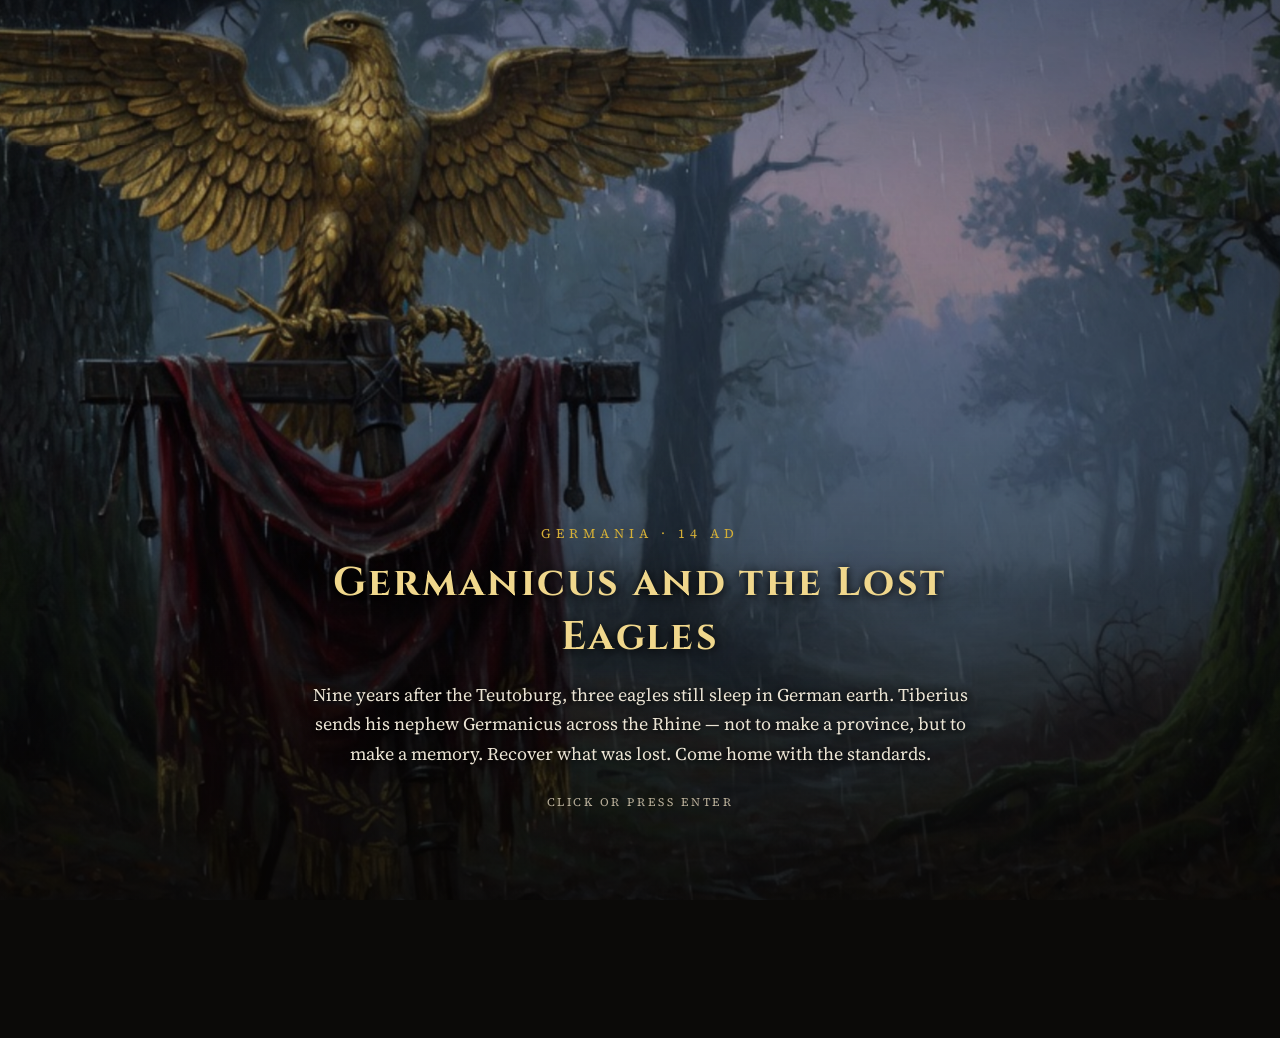
<file: index.html>
<!DOCTYPE html>
<html lang="en">
<head>
  <meta charset="UTF-8" />
  <meta name="viewport" content="width=device-width, initial-scale=1" />
  <title>Aquila — Germanicus and the Lost Eagles</title>
  <link rel="icon" href="assets/ui/icon-32.png" type="image/png" sizes="32x32" />
  <link rel="icon" href="assets/ui/icon-16.png" type="image/png" sizes="16x16" />
  <link rel="icon" href="assets/ui/aquila.ico" sizes="any" />
  <link rel="apple-touch-icon" href="assets/ui/icon-256.png" />
  <link rel="stylesheet" href="css/styles.css" />
</head>
<body>
  <div id="app">
    <section id="screen-intro" class="screen">
      <div class="intro-art"></div>
      <div class="intro-vignette"></div>
      <div class="intro-copy">
        <div class="kicker" id="intro-kicker">Germania · 14 AD</div>
        <h2 id="intro-title"></h2>
        <p id="intro-text"></p>
        <div class="intro-skip">Click or press Enter</div>
      </div>
    </section>

    <section id="screen-title" class="screen">
      <div class="title-art"></div>
      <div class="title-vignette"></div>
      <button class="ghost compact title-mute" id="btn-mute-title" type="button">Sound on</button>
      <div class="veil">
        <div class="title-card plate">
          <img class="emblem" src="assets/ui/emblem.png" alt="" />
          <div class="kicker">Germanicus and the Lost Eagles</div>
          <h1 class="mast">AQUILA</h1>
          <p class="sub">The eagles of Varus still sleep in German earth. Take the Rhine army into the timber and bring one home.</p>
          <div class="actions">
            <button class="gold" id="btn-new">New campaign</button>
            <button class="ghost" id="btn-continue" hidden>Continue</button>
            <button class="ghost" id="btn-resume" hidden>Resume battle</button>
            <button class="ghost" id="btn-skirmish">Skirmish</button>
          </div>
        </div>
      </div>
    </section>

    <section id="screen-setup" class="screen">
      <div class="frame">
        <div class="frame-art setup-art framed-art"></div>
        <div class="frame-copy plate">
          <div class="year">Orders of battle</div>
          <h2 class="mast" id="setup-title">New campaign</h2>
          <p class="lede" id="setup-lede">Choose how hard the timber will be.</p>
          <div id="setup-diffs" class="choice-row"></div>
          <div id="setup-factions" class="choice-row" hidden></div>
          <div class="actions">
            <button class="gold" id="btn-setup-go">Begin</button>
            <button class="ghost" id="btn-setup-back">Title</button>
          </div>
        </div>
      </div>
    </section>

    <section id="screen-prologue" class="screen">
      <div class="frame">
        <div class="frame-art prologue-art framed-art"></div>
        <div class="frame-copy plate">
          <div class="year" id="prologue-year">Germania · 14 AD</div>
          <h2 class="mast" id="prologue-title">Aquila</h2>
          <div class="cinzel" id="prologue-sub"></div>
          <p class="lede" id="prologue-text"></p>
          <div class="actions">
            <button class="gold" id="btn-prologue-go">March</button>
          </div>
        </div>
      </div>
    </section>

    <section id="screen-skirmish" class="screen">
      <div class="menu-bg"></div>
      <div class="frame frame-full">
        <div class="frame-copy plate shop-copy">
          <div class="year">Skirmish</div>
          <h2 class="mast">Pick a field</h2>
          <p class="lede">Fight any battle as Rome or as the tribes. Core army is not used — only the field and the eagles on it.</p>
          <div id="skirmish-list" class="skirmish-list"></div>
          <div class="actions">
            <button class="ghost" id="btn-skirmish-back">Title</button>
          </div>
        </div>
      </div>
    </section>

    <section id="screen-briefing" class="screen">
      <div class="frame">
        <div id="briefing-art" class="frame-art framed-art"></div>
        <div class="frame-copy plate">
          <div class="year" id="briefing-year"></div>
          <h2 class="mast" id="briefing-title"></h2>
          <div class="cinzel" id="briefing-sub"></div>
          <p class="lede" id="briefing-text"></p>
          <div class="meta-row"><span>Honors <b id="briefing-honors">0</b></span></div>
          <h3 class="cinzel">Orders</h3>
          <ul id="briefing-objs"></ul>
          <h3 class="cinzel">Counsel</h3>
          <ul id="briefing-hints"></ul>
          <div class="actions">
            <button class="gold" id="btn-deploy">Deploy</button>
            <button class="ghost" id="btn-brief-back">Camp</button>
          </div>
        </div>
      </div>
    </section>

    <section id="screen-battle" class="screen">
      <canvas id="map"></canvas>

      <header id="hud-top" class="hud-chrome">
        <div class="brand">
          <img src="assets/ui/emblem.png" alt="" />
          <div>
            <div class="brand-name">AQUILA</div>
            <div class="brand-field" id="hud-field"></div>
          </div>
        </div>
        <div class="hud-stats">
          <div class="chip"><span id="hud-turn-label">Turn</span><b id="hud-turn">1</b></div>
          <div class="chip"><span>Sky</span><b id="hud-weather">Fair</b></div>
          <div class="chip"><span>Honors</span><b id="hud-honors">0</b></div>
          <div class="chip chip-phase" id="hud-phase" data-phase="player">Your move</div>
        </div>
        <div class="hud-tools">
          <button class="ghost compact" id="btn-mute" type="button">Sound on</button>
          <button class="ghost compact" id="btn-save" type="button">Save</button>
        </div>
      </header>

      <aside id="hud-left">
        <div class="panel" id="hud-orders">
          <h3>Orders</h3>
          <ul id="hud-objs"></ul>
        </div>
      </aside>

      <aside id="hud-right">
        <div class="panel" id="deploy-panel" hidden>
          <h3>Levy</h3>
          <p class="deploy-hint" id="deploy-hint">Gold hexes are your deployment. Spend honors to raise a cohort, then click an empty gold hex.</p>
          <div id="deploy-cat"></div>
        </div>
        <div class="panel" id="hud-log-panel">
          <h3>Dispatches</h3>
          <div id="hud-log"></div>
        </div>
      </aside>

      <footer id="hud-bottom" class="hud-chrome">
        <div id="portrait-card" class="empty"></div>
        <div id="hud-unit-acts" class="pcard-acts"></div>
        <div class="hud-end">
          <div class="hud-acts">
            <button class="ghost compact" id="btn-next-unit">Next (N)</button>
            <button class="ghost compact" id="btn-wait">Hold (Space)</button>
            <button class="ghost compact" id="btn-undo">Undo (U)</button>
          </div>
          <button class="gold" id="btn-end">End turn</button>
        </div>
      </footer>

      <div id="hextip"></div>
      <div id="combat-preview"></div>
    </section>

    <section id="screen-aar" class="screen">
      <div class="frame">
        <div id="aar-art" class="frame-art framed-art"></div>
        <div class="frame-copy plate">
          <div class="year">After-action</div>
          <h2 class="mast" id="aar-kind">Victory</h2>
          <p class="lede" id="aar-text"></p>
          <div class="meta-row"><span id="aar-honors"></span></div>
          <div id="aar-cas"></div>
          <div class="actions">
            <button class="gold" id="aar-next">Continue</button>
          </div>
        </div>
      </div>
    </section>

    <section id="screen-campaign" class="screen">
      <div id="campaign-stage">
        <div id="campaign-map">
          <img id="campaign-art" src="assets/campaign/germania.png" alt="" />
          <svg id="campaign-spine" viewBox="0 0 100 100" preserveAspectRatio="none"></svg>
          <div id="campaign-nodes"></div>
        </div>
      </div>
      <aside id="campaign-dock" class="plate">
        <div class="year">Winter quarters</div>
        <h2 class="mast camp-mast">The Rhine camp</h2>
        <div class="meta-row">
          <span>Honors <b id="camp-honors">0</b></span>
          <span>Core <b id="camp-slots">0 / 14</b></span>
        </div>
        <p class="camp-next" id="camp-next"></p>
        <p class="lede" id="camp-hist"></p>
        <h3 class="cinzel">Core</h3>
        <div id="camp-roster"></div>
        <div id="camp-detail"></div>
        <h3 class="cinzel">Levy</h3>
        <div id="camp-cat"></div>
        <div class="actions">
          <button class="gold" id="btn-camp-march">March</button>
          <button class="ghost" id="btn-camp-title">Title</button>
        </div>
      </aside>
    </section>

    <section id="screen-shop" class="screen">
      <div class="menu-bg"></div>
      <div class="frame frame-full">
        <div class="frame-copy plate shop-copy">
          <div class="year">Winter quarters</div>
          <h2 class="mast">The Rhine camp</h2>
          <div class="meta-row">
            <span>Honors <b id="shop-honors">0</b></span>
            <span>Core slots <b id="shop-slots">0 / 12</b></span>
            <span id="shop-next"></span>
          </div>
          <div id="shop-grid">
            <div>
              <h3 class="cinzel">Your core</h3>
              <div id="shop-roster"></div>
            </div>
            <div>
              <h3 class="cinzel">Hire</h3>
              <div id="shop-cat"></div>
            </div>
          </div>
          <div class="actions">
            <button class="gold" id="btn-next-mission">March</button>
            <button class="ghost" id="btn-shop-title">Title</button>
          </div>
        </div>
      </div>
    </section>

    <section id="screen-ending" class="screen">
      <div class="ending-art"></div>
      <div class="veil">
        <div class="ending-card plate">
          <div class="kicker">Roma · 16 AD</div>
          <h2 class="mast">The eagles</h2>
          <p id="ending-text"></p>
          <button class="gold" id="btn-end-title">Return</button>
        </div>
      </div>
    </section>
  </div>
  <script type="module" src="js/main.js"></script>
</body>
</html>
</file>
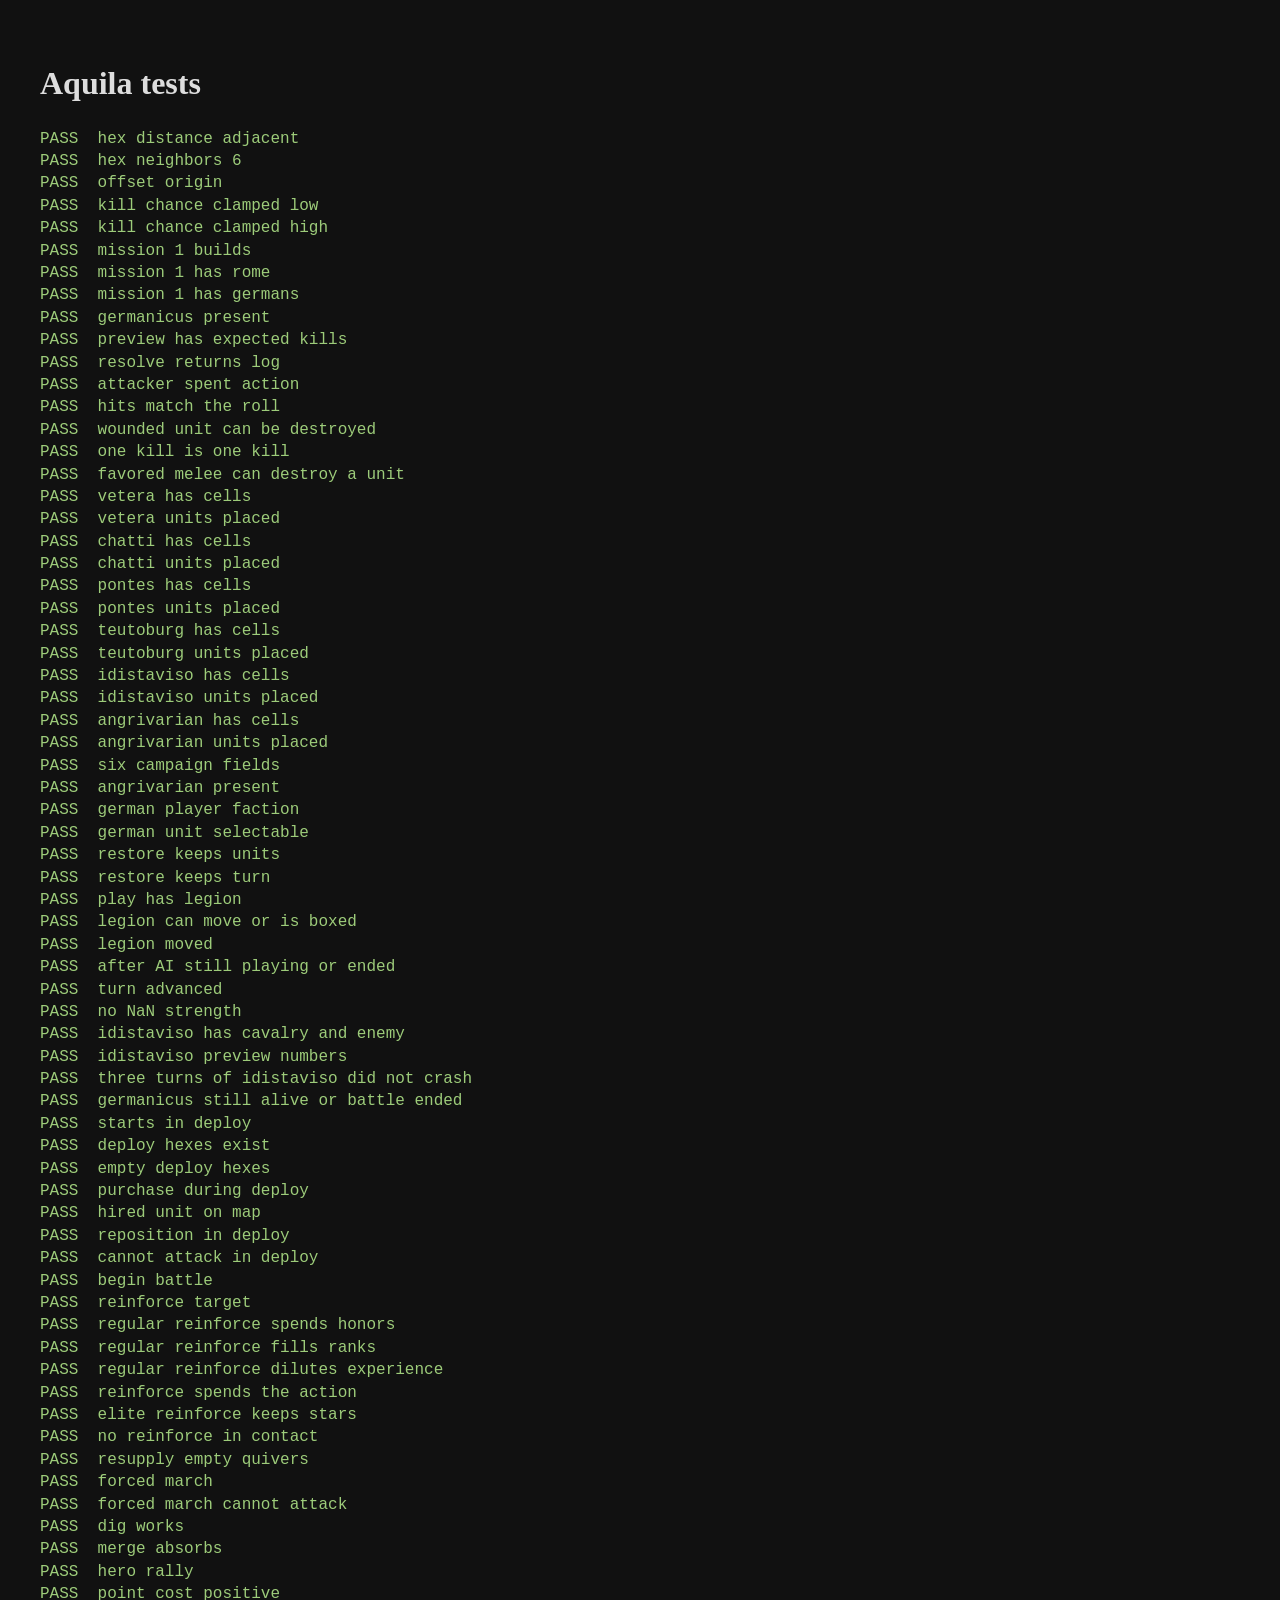
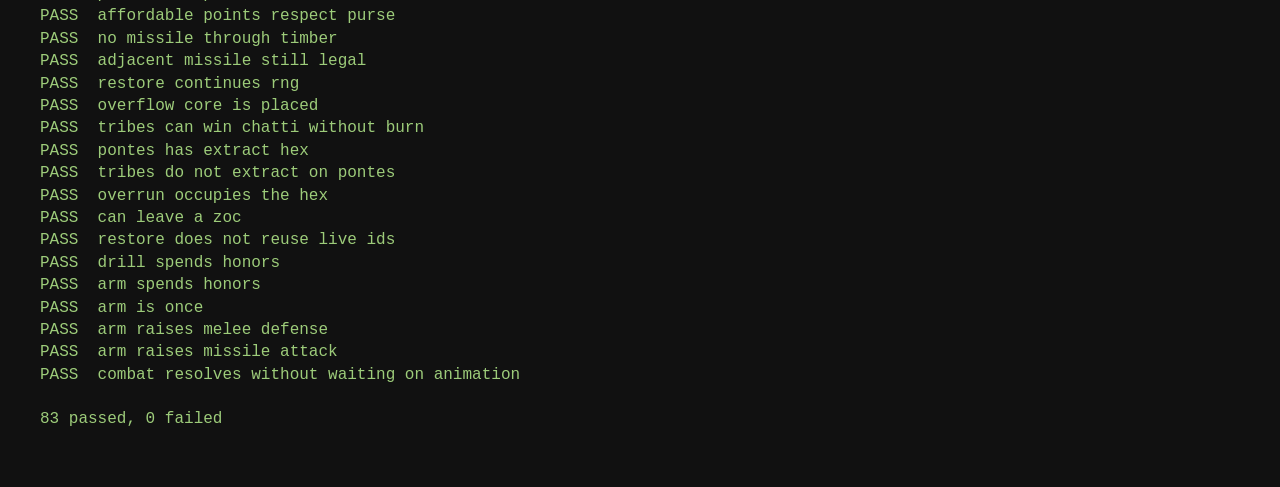
<file: tests.html>
<!DOCTYPE html>
<html lang="en">
<head>
  <meta charset="UTF-8" />
  <title>Aquila tests</title>
  <style>
    body { background: #111; color: #ddd; font: 16px/1.4 Georgia, serif; padding: 2rem; }
    .ok { color: #9dcc7a; }
    .bad { color: #e07060; }
  </style>
</head>
<body>
  <h1>Aquila tests</h1>
  <pre id="out">running…</pre>
  <script type="module">
    try {
      const { runTests } = await import('./js/tests.js');
      const { results, failed, passed } = runTests();
      const lines = results.map((r) => `${r.ok ? 'PASS' : 'FAIL'}  ${r.name}`);
      lines.push('', `${passed} passed, ${failed.length} failed`);
      document.getElementById('out').textContent = lines.join('\n');
      document.getElementById('out').className = failed.length ? 'bad' : 'ok';
    } catch (err) {
      document.getElementById('out').className = 'bad';
      document.getElementById('out').textContent = String(err && err.stack || err);
    }
  </script>
</body>
</html>
</file>
<file: css/styles.css>
@import url('https://fonts.googleapis.com/css2?family=Cinzel:wght@500;700;900&family=Source+Serif+4:opsz,wght@8..60,400;8..60,600;8..60,700&display=swap');

:root {
  --ink: #ebe4d4;
  --muted: #b7ad98;
  --gold: #d4af37;
  --gold-2: #f0d78c;
  --blood: #8b1e1e;
  --rome: #c43c2c;
  --wood: #1a1610;
  --panel: rgba(14, 12, 9, 0.78);
  --line: rgba(212, 175, 55, 0.35);
  --hud-top: 4.6rem;
  --hud-bottom: 12.2rem;
}

* { box-sizing: border-box; margin: 0; padding: 0; }
html, body { height: 100%; overflow: hidden; background: #0b0a08; color: var(--ink); font-family: 'Source Serif 4', Georgia, serif; }
button {
  font-family: inherit;
  cursor: pointer;
  appearance: none;
  -webkit-appearance: none;
  background: transparent;
  border: none;
  color: inherit;
}
h1, h2, h3, h4, .cinzel { font-family: Cinzel, serif; letter-spacing: 0.06em; }

#app { height: 100%; position: relative; }
.screen {
  position: absolute;
  inset: 0;
  opacity: 0;
  visibility: hidden;
  pointer-events: none;
  transition: opacity 0.7s ease, visibility 0.7s ease;
  z-index: 1;
}
.screen.show {
  opacity: 1;
  visibility: visible;
  pointer-events: auto;
  z-index: 2;
}

@keyframes kenburns {
  from { transform: scale(1) translate3d(0, 0, 0); }
  to { transform: scale(1.1) translate3d(-1.6%, 1.2%, 0); }
}
@keyframes fadeup {
  from { opacity: 0; transform: translateY(14px); }
  to { opacity: 1; transform: translateY(0); }
}

/* 9-slice bronze plates */
.plate,
.panel,
.hud-chrome,
#combat-preview,
#hextip {
  border: 28px solid transparent;
  border-image-source: url('../assets/ui/frame.png');
  border-image-slice: 280 fill;
  border-image-repeat: stretch;
  background: transparent;
  box-shadow: 0 18px 48px rgba(0, 0, 0, 0.5);
}

.panel,
.hud-chrome {
  border-width: 18px;
}

#hextip { border-width: 14px; box-shadow: 0 10px 28px rgba(0, 0, 0, 0.45); }
#combat-preview { border-width: 26px; }

.framed-art {
  border: 22px solid transparent;
  border-image-source: url('../assets/ui/frame.png');
  border-image-slice: 280;
  border-image-repeat: stretch;
  box-shadow: 0 18px 48px rgba(0, 0, 0, 0.45);
}

.mast {
  background: url('../assets/ui/banner.png') center / 100% 100% no-repeat;
  padding: 1.15rem 4.2rem 1.05rem;
  text-align: center;
  color: var(--gold-2);
  text-shadow: 0 2px 10px #000, 0 0 18px rgba(0, 0, 0, 0.7);
}

button.gold, button.ghost {
  border: 11px solid transparent;
  border-image-source: url('../assets/ui/btn.png');
  border-image-slice: 88 fill;
  border-image-repeat: stretch;
  background: transparent;
  color: var(--gold-2);
  padding: 0.62rem 1.25rem;
  font-size: 0.92rem;
  letter-spacing: 0.08em;
  text-transform: uppercase;
  min-width: 10rem;
  text-shadow: 0 1px 2px #000, 0 0 10px rgba(0, 0, 0, 0.55);
  transition: filter 0.12s ease, transform 0.12s ease;
}
button.gold:hover {
  border-image-source: url('../assets/ui/btn-hover.png');
  filter: brightness(1.06);
}
button.gold:active {
  border-image-source: url('../assets/ui/btn-pressed.png');
  transform: translateY(1px);
  filter: brightness(0.94);
}
button.ghost {
  border-image-source: url('../assets/ui/btn-ghost.png');
  color: var(--ink);
}
button.ghost:hover {
  border-image-source: url('../assets/ui/btn-hover.png');
  color: var(--gold-2);
}
button.ghost:active {
  border-image-source: url('../assets/ui/btn-pressed.png');
  transform: translateY(1px);
}
button.compact {
  min-width: 0;
  padding: 0.28rem 0.7rem;
  font-size: 0.72rem;
  letter-spacing: 0.06em;
  border-width: 8px;
}
button:disabled {
  opacity: 0.42;
  cursor: not-allowed;
  transform: none;
  filter: grayscale(0.35);
}

/* Intro */
#screen-intro { background: #050403; }
.intro-art, .title-art, .ending-art {
  position: absolute;
  inset: -8%;
  background: url('../assets/briefings/title.png') center / cover no-repeat;
  animation: kenburns 22s ease-out forwards;
}
.title-art { animation: kenburns 40s ease-in-out infinite alternate; }
.intro-vignette, .title-vignette {
  position: absolute;
  inset: 0;
  background:
    linear-gradient(180deg, rgba(8, 6, 4, 0.1) 0%, rgba(8, 6, 4, 0.28) 48%, rgba(8, 6, 4, 0.78) 100%),
    radial-gradient(ellipse at center, transparent 48%, rgba(0, 0, 0, 0.32) 100%);
  pointer-events: none;
}
.intro-copy {
  position: absolute;
  left: 0;
  right: 0;
  bottom: 10vh;
  width: min(42rem, 86vw);
  margin: 0 auto;
  text-align: center;
}
.intro-copy .kicker,
#screen-title .kicker,
#screen-ending .kicker {
  color: var(--gold);
  font-size: 0.82rem;
  letter-spacing: 0.38em;
  text-transform: uppercase;
}
#intro-kicker { animation: fadeup 1.1s ease 0.2s both; }
#intro-title {
  font-size: clamp(1.6rem, 3.4vw, 2.5rem);
  color: var(--gold-2);
  margin: 0.85rem 0 1rem;
  text-shadow: 0 8px 36px #000, 0 2px 10px #000;
  animation: fadeup 1.1s ease 1.1s both;
}
#intro-text {
  color: var(--ink);
  font-size: 1.12rem;
  line-height: 1.65;
  text-shadow: 0 4px 18px #000, 0 1px 6px #000;
  animation: fadeup 1.2s ease 2s both;
}
.intro-skip {
  margin-top: 1.6rem;
  color: var(--muted);
  letter-spacing: 0.22em;
  text-transform: uppercase;
  font-size: 0.72rem;
  animation: fadeup 1s ease 3.2s both;
}

/* Title */
#screen-title { background: #0d0c09; overflow: hidden; }
#screen-title .veil {
  position: absolute;
  inset: 0;
  display: flex;
  flex-direction: column;
  align-items: stretch;
  justify-content: flex-end;
  padding: 6vh 16px 4.4vh;
  text-align: center;
}
.title-mute {
  position: absolute;
  top: 1.1rem;
  right: 1.2rem;
  z-index: 3;
}
.title-card {
  width: 100%;
  max-width: 36rem;
  min-width: 0;
  margin: 0 auto;
  padding: 1.4rem 1.5rem 1.2rem;
}
.title-card .emblem {
  width: 5.4rem;
  height: 5.4rem;
  object-fit: cover;
  border-radius: 50%;
  border: 1px solid var(--gold);
  box-shadow: 0 0 0 4px rgba(8, 6, 4, 0.65), 0 10px 28px rgba(0, 0, 0, 0.55);
  margin-bottom: 0.55rem;
}
#screen-title .kicker { margin-bottom: 0.35rem; }
#screen-title h1 {
  font-size: clamp(2.4rem, 6vw, 4.4rem);
  font-weight: 900;
  line-height: 1;
  margin: 0.15rem auto 0.35rem;
  padding: 0.85rem 2.4rem 0.75rem;
  max-width: 100%;
}
#screen-title .sub {
  margin: 0.55rem auto 0;
  font-size: 1.02rem;
  line-height: 1.5;
  color: var(--muted);
  max-width: 26rem;
  padding: 0 0.4rem;
}
#screen-title .actions {
  margin-top: 1.15rem;
  display: flex;
  flex-direction: column;
  gap: 0.45rem;
  align-items: stretch;
}
#screen-title .actions button { width: 100%; min-width: 0; }

/* Briefing / AAR / shop / ending share frame */
.frame {
  position: absolute;
  inset: 0;
  display: grid;
  grid-template-columns: 1.12fr 0.88fr;
  gap: 1.1rem;
  padding: 1.15rem 1.25rem;
  background: #100e0b;
}
.frame-full {
  grid-template-columns: 1fr;
  background: transparent;
}
.menu-bg {
  position: absolute;
  inset: 0;
  background: url('../assets/ui/menu-setup.png') center / cover no-repeat;
}
.menu-bg::after {
  content: '';
  position: absolute;
  inset: 0;
  background: linear-gradient(180deg, rgba(8, 6, 4, 0.5), rgba(8, 6, 4, 0.82));
}
.frame-art {
  background: #16130e left center / cover no-repeat;
  position: relative;
  min-width: 0;
  overflow: hidden;
}
.setup-art { background-image: url('../assets/ui/menu-setup.png'); }
.prologue-art {
  background-image: url('../assets/portraits/germanicus.png');
  background-position: top center;
}
.frame-copy {
  padding: 1.15rem 1.35rem 1.1rem;
  display: flex;
  flex-direction: column;
  gap: 0.7rem;
  overflow: auto;
  min-width: 0;
}
.frame-copy .actions {
  flex-wrap: wrap;
  display: flex;
  gap: 0.5rem;
  margin-top: auto;
  padding-top: 0.6rem;
}
.year {
  color: var(--gold);
  letter-spacing: 0.28em;
  text-transform: uppercase;
  font-size: 0.78rem;
  padding-bottom: 0.35rem;
  border-bottom: 1px solid var(--line);
  width: max-content;
  max-width: 100%;
}
.frame-copy h2 { font-size: 1.85rem; }
.lede { font-size: 1.05rem; line-height: 1.55; color: var(--ink); }
.frame-copy ul { padding-left: 1.1rem; color: var(--muted); line-height: 1.55; }
.frame-copy h3 { font-size: 0.95rem; color: var(--gold); margin-top: 0.2rem; }
.meta-row { display: flex; gap: 1.5rem; color: var(--gold); flex-wrap: wrap; }

/* Battle */
#screen-battle { background: #11150f; }
#map { position: absolute; inset: 0; width: 100%; height: 100%; display: block; cursor: grab; }
#map.drag { cursor: grabbing; }

#hud-top {
  position: absolute;
  top: 0.45rem;
  left: 0.55rem;
  right: 0.55rem;
  display: grid;
  grid-template-columns: auto 1fr auto;
  align-items: center;
  gap: 0.8rem;
  padding: 0.15rem 0.45rem 0.15rem 0.2rem;
  pointer-events: none;
  z-index: 4;
}
#hud-top > * { pointer-events: auto; }
.brand {
  font-family: Cinzel, serif;
  color: var(--gold-2);
  display: flex;
  align-items: center;
  gap: 0.55rem;
  padding: 0.1rem 0.35rem;
}
.brand img {
  width: 38px;
  height: 38px;
  object-fit: cover;
  border-radius: 50%;
  border: 1px solid var(--gold);
  box-shadow: 0 0 0 2px rgba(8, 6, 4, 0.55);
}
.brand-name {
  letter-spacing: 0.22em;
  font-size: 0.92rem;
  line-height: 1;
}
.brand-field {
  font-family: 'Source Serif 4', Georgia, serif;
  letter-spacing: 0.04em;
  font-size: 0.72rem;
  color: var(--muted);
  margin-top: 0.12rem;
}
.hud-stats {
  display: flex;
  justify-content: center;
  gap: 0.45rem;
  flex-wrap: wrap;
}
.hud-tools {
  display: flex;
  gap: 0.35rem;
  align-items: center;
}
.chip {
  display: flex;
  flex-direction: column;
  align-items: center;
  justify-content: center;
  min-width: 4.8rem;
  padding: 0.18rem 0.7rem 0.22rem;
  background: rgba(8, 6, 4, 0.35);
  border: 1px solid rgba(212, 175, 55, 0.22);
}
.chip span {
  font-size: 0.6rem;
  letter-spacing: 0.16em;
  text-transform: uppercase;
  color: var(--gold);
  font-family: Cinzel, serif;
}
.chip b {
  color: var(--ink);
  font-weight: 600;
  font-size: 0.92rem;
  line-height: 1.2;
}
.chip-phase {
  min-width: 7.2rem;
  font-family: Cinzel, serif;
  letter-spacing: 0.08em;
  text-transform: uppercase;
  font-size: 0.78rem;
  color: var(--gold-2);
}
#hud-phase[data-phase="ai"] { color: #d07050; }
#hud-phase[data-phase="deploy"] { color: var(--gold-2); }

#hud-left, #hud-right {
  position: absolute;
  top: calc(var(--hud-top) + 0.35rem);
  bottom: calc(var(--hud-bottom) + 0.45rem);
  width: min(248px, 22vw);
  display: flex;
  flex-direction: column;
  gap: 0.55rem;
  pointer-events: none;
  z-index: 3;
}
#hud-left { left: 0.55rem; }
#hud-right { right: 0.55rem; }
#hud-left .panel,
#hud-right .panel {
  pointer-events: auto;
  padding: 0.55rem 0.7rem 0.65rem;
  overflow: auto;
}
.panel h3 {
  font-size: 0.72rem;
  color: var(--gold);
  letter-spacing: 0.16em;
  text-transform: uppercase;
  margin-bottom: 0.4rem;
}
#hud-objs { list-style: none; font-size: 0.86rem; line-height: 1.45; }
#hud-objs .done { color: #b7d48a; }
#hud-objs .req:not(.done) { color: var(--ink); }
#hud-log { font-size: 0.78rem; color: var(--muted); overflow: auto; }
#hud-log span { color: var(--gold); margin-right: 0.4rem; }
#hud-log-panel { flex: 1; min-height: 0; }
#deploy-panel { flex: 1.35; min-height: 0; }

.deploy-hint { color: var(--muted); font-size: 0.76rem; line-height: 1.4; margin-bottom: 0.5rem; }
#deploy-cat {
  display: flex;
  flex-direction: column;
  gap: 0.4rem;
}
#deploy-cat article,
#shop-roster article,
#shop-cat article {
  display: grid;
  grid-template-columns: 48px minmax(0, 1fr);
  gap: 0.45rem;
  background: rgba(8, 6, 4, 0.42);
  border: 1px solid rgba(212, 175, 55, 0.22);
  padding: 0.35rem;
}
#shop-roster article,
#shop-cat article { grid-template-columns: 72px minmax(0, 1fr); }
#deploy-cat article.on { border-color: var(--gold); background: rgba(120, 40, 28, 0.38); }
#deploy-cat .sart { width: 48px; height: 64px; }
#deploy-cat h4, #shop-roster h4, #shop-cat h4 { font-size: 0.82rem; color: var(--gold-2); }
#deploy-cat p, #shop-roster p, #shop-cat p { color: var(--muted); font-size: 0.72rem; }
#deploy-cat button {
  min-width: 0 !important;
  width: 100%;
  margin-top: 0.25rem;
  padding: 0.22rem 0.4rem;
  font-size: 0.68rem;
}

#hud-bottom {
  position: absolute;
  left: 0.55rem;
  right: 0.55rem;
  bottom: 0.4rem;
  display: flex;
  gap: 0.7rem;
  align-items: stretch;
  padding: 0.35rem 0.55rem 0.4rem;
  min-height: 8.4rem;
  z-index: 4;
  pointer-events: auto;
}

#portrait-card {
  display: flex;
  gap: 0.7rem;
  min-width: 0;
  flex: 0 1 28rem;
  overflow: hidden;
  padding: 0.15rem 0.1rem;
}
#portrait-card.empty { align-items: center; }
.empty-hint { color: var(--muted); font-size: 0.9rem; line-height: 1.45; padding: 0.2rem 0.3rem; }
.pcard-art {
  width: 92px;
  height: 122px;
  flex: 0 0 auto;
  object-fit: cover;
  object-position: top center;
  background: #2a2118;
  border: 1px solid var(--line);
}
.pcard-body { flex: 1; min-width: 0; display: flex; flex-direction: column; }
.pcard-kicker, .pcard-tags {
  display: flex;
  flex-wrap: wrap;
  gap: 0.22rem;
}
.pcard-tags span,
.pcard-kicker {
  font-size: 0.62rem;
  letter-spacing: 0.12em;
  text-transform: uppercase;
  color: var(--gold);
}
.pcard-tags span {
  border: 1px solid rgba(212, 175, 55, 0.32);
  padding: 0.05rem 0.32rem;
}
.pcard-body h3 { font-size: 1.02rem; margin: 0.12rem 0 0.08rem; color: var(--gold-2); }
.stars { color: var(--gold-2); letter-spacing: 0.1em; font-size: 0.76rem; }
.stat-grid {
  margin-top: 0.3rem;
  display: grid;
  grid-template-columns: 1fr 1fr;
  gap: 0.12rem 0.9rem;
  font-size: 0.76rem;
  max-width: 20rem;
}
.stat-grid > div { display: flex; justify-content: space-between; gap: 0.4rem; border-top: 1px solid rgba(255, 255, 255, 0.05); padding: 0.12rem 0 0; }
.stat-grid .wide { grid-column: 1 / -1; }
.stat-grid dt { color: var(--muted); }
.stat-grid em { color: #e8b86a; font-style: normal; }
.str-bar {
  grid-column: 1 / -1;
  height: 7px;
  background: rgba(0, 0, 0, 0.5);
  border: 1px solid rgba(212, 175, 55, 0.28);
  margin-top: 0.12rem;
}
.str-bar i {
  display: block;
  height: 100%;
  background: linear-gradient(180deg, #e07050, #8b1e1e);
}

.hud-end {
  display: flex;
  flex-direction: column;
  justify-content: space-between;
  align-items: stretch;
  gap: 0.4rem;
  flex: 0 0 13.6rem;
  width: 13.6rem;
  margin-left: auto;
  padding: 0.1rem 0;
}
.pcard-acts {
  display: flex;
  flex-wrap: wrap;
  gap: 0.32rem;
  align-content: flex-start;
  align-items: flex-start;
  flex: 1 1 220px;
  min-width: 0;
  max-height: 7.2rem;
  overflow: auto;
  padding: 0.15rem 0;
}
.pcard-acts:empty { display: none; }
.pcard-acts button,
#shop-roster button,
#shop-cat button,
.sacts button {
  min-width: 0 !important;
  width: auto;
  padding: 0.32rem 0.55rem;
  font-size: 0.7rem;
  letter-spacing: 0.04em;
  white-space: nowrap;
}
#shop-cat article > div > button { width: auto; }
.hud-acts {
  display: flex;
  flex-wrap: wrap;
  gap: 0.32rem;
}
#btn-end {
  min-width: 9.6rem;
  width: 100%;
  font-size: 1.02rem;
  letter-spacing: 0.12em;
  padding: 0.4rem 1.1rem;
}

.choice-row { display: flex; flex-direction: column; gap: 0.45rem; margin: 0.2rem 0 0.4rem; }
.choice {
  border: 11px solid transparent;
  border-image-source: url('../assets/ui/btn-ghost.png');
  border-image-slice: 88 fill;
  border-image-repeat: stretch;
  background: transparent;
  color: var(--ink);
  padding: 0.7rem 0.95rem;
  width: 100%;
  min-width: 0;
  text-align: left;
  transition: filter 0.12s ease, transform 0.12s ease;
}
.choice b { display: block; color: var(--gold-2); font-family: Cinzel, serif; margin-bottom: 0.15rem; }
.choice small { color: var(--muted); }
.choice:hover { border-image-source: url('../assets/ui/btn-hover.png'); }
.choice.on {
  border-image-source: url('../assets/ui/btn.png');
}

.skirmish-list {
  display: grid;
  grid-template-columns: repeat(auto-fill, minmax(250px, 1fr));
  gap: 0.85rem;
  overflow: auto;
  min-height: 0;
  flex: 1;
}
.skirmish-list article {
  border: 14px solid transparent;
  border-image-source: url('../assets/ui/frame.png');
  border-image-slice: 280 fill;
  border-image-repeat: stretch;
  overflow: hidden;
  display: flex;
  flex-direction: column;
  min-width: 0;
  background: transparent;
  transition: transform 0.12s ease, filter 0.12s ease;
}
.skirmish-list article:hover { transform: translateY(-2px); filter: brightness(1.06); }
.skirmish-art {
  height: 8.2rem;
  background: #1a1610 center / cover no-repeat;
  border-bottom: 1px solid var(--line);
}
.skirmish-list h4 { color: var(--gold-2); padding: 0.55rem 0.65rem 0.1rem; }
.skirmish-list p { color: var(--muted); font-size: 0.88rem; padding: 0 0.65rem 0.5rem; }
.skirmish-list .row-btns { padding: 0 0.55rem 0.65rem; }
.row-btns { display: flex; gap: 0.4rem; flex-wrap: wrap; }
.row-btns button { min-width: 0; flex: 1; white-space: nowrap; font-size: 0.64rem; letter-spacing: 0.04em; }

#hextip {
  position: absolute;
  left: 50%;
  bottom: calc(var(--hud-bottom) + 1.6rem);
  transform: translateX(-50%);
  padding: 0.2rem 0.55rem;
  font-size: 0.82rem;
  display: none;
  pointer-events: none;
  max-width: 28rem;
  text-align: center;
  z-index: 5;
}
#hextip.show { display: block; }

#combat-preview {
  position: absolute;
  left: 50%;
  top: 46%;
  transform: translate(-50%, -50%);
  width: min(540px, 92vw);
  padding: 0.7rem 0.85rem 0.75rem;
  display: none;
  z-index: 6;
}
#combat-preview.show { display: block; }
.cp-head { text-align: center; color: var(--gold); letter-spacing: 0.3em; font-family: Cinzel, serif; margin-bottom: 0.55rem; }
.cp-row { display: grid; grid-template-columns: 1fr auto 1fr; gap: 0.6rem; align-items: center; text-align: center; }
.cp-art {
  width: 100%;
  height: 132px;
  object-fit: cover;
  object-position: top center;
  background: #2a2118;
  border: 1px solid var(--line);
  margin-bottom: 0.35rem;
  display: block;
}
.cp-vs { font-size: 1.6rem; color: var(--gold-2); }
.exp { color: var(--muted); font-size: 0.8rem; }
.cp-meta { margin: 0.55rem 0 0.25rem; font-size: 0.82rem; color: var(--gold-2); text-align: center; }
.cp-mods { list-style: none; font-size: 0.8rem; color: var(--muted); columns: 2; margin: 0.25rem 0 0.7rem; }
.cp-acts { display: flex; gap: 0.6rem; justify-content: center; }

/* Campaign theater */
#screen-campaign {
  display: grid;
  grid-template-columns: minmax(0, 1fr) min(380px, 38vw);
  background: #0a0806;
}
#screen-campaign.show { display: grid; }
#campaign-stage {
  position: relative;
  min-width: 0;
  overflow: hidden;
  background: #0a0806;
  display: flex;
  align-items: center;
  justify-content: center;
}
#campaign-map {
  position: relative;
  max-width: 100%;
  max-height: 100%;
}
#campaign-art {
  display: block;
  max-width: 100%;
  max-height: 100%;
  width: auto;
  height: auto;
}
#campaign-spine {
  position: absolute;
  inset: 0;
  width: 100%;
  height: 100%;
  pointer-events: none;
}
#campaign-spine .spine-all {
  stroke: rgba(40, 32, 20, 0.55);
  stroke-width: 0.9;
  stroke-dasharray: 1.2 1.1;
}
#campaign-spine .spine-done {
  stroke: #d4af37;
  stroke-width: 1.15;
}
#campaign-nodes { position: absolute; inset: 0; }
.camp-node {
  position: absolute;
  transform: translate(-50%, -50%);
  background: transparent;
  border: 0;
  padding: 0;
  display: flex;
  flex-direction: column;
  align-items: center;
  gap: 0.2rem;
  min-width: 0;
  width: auto;
  cursor: default;
}
.camp-node.current { cursor: pointer; }
.camp-pin {
  width: 18px;
  height: 18px;
  border-radius: 50%;
  border: 2px solid #c4a56a;
  background: #3a2a16;
  box-shadow: 0 0 0 3px rgba(8, 6, 4, 0.45);
}
.camp-node.done .camp-pin { background: #6a4a1a; border-color: #e8c56b; }
.camp-node.current .camp-pin {
  background: #d4af37;
  border-color: #f0d78c;
  box-shadow: 0 0 0 4px rgba(212, 175, 55, 0.28), 0 0 16px rgba(212, 175, 55, 0.55);
  animation: campulse 1.8s ease-in-out infinite;
}
.camp-node.locked .camp-pin { opacity: 0.4; }
.camp-node.lost .camp-pin { background: #6a1818; }
@keyframes campulse {
  0%, 100% { transform: scale(1); }
  50% { transform: scale(1.16); }
}
.camp-label {
  background: rgba(8, 6, 4, 0.72);
  border: 1px solid rgba(212, 175, 55, 0.35);
  padding: 0.12rem 0.4rem 0.18rem;
  text-align: center;
  pointer-events: none;
}
.camp-label b {
  display: block;
  color: var(--gold-2);
  font-family: Cinzel, serif;
  font-size: 0.68rem;
  letter-spacing: 0.06em;
}
.camp-label small { color: var(--muted); font-size: 0.62rem; }
.camp-node.locked .camp-label { opacity: 0.45; }
#campaign-dock {
  z-index: 3;
  display: flex;
  flex-direction: column;
  gap: 0.45rem;
  padding: 0.7rem 0.85rem 0.8rem;
  overflow: auto;
  min-height: 0;
  border-width: 22px;
}
.camp-mast { font-size: 1.15rem; padding: 0.55rem 1.2rem; }
.camp-next { color: var(--gold-2); font-size: 0.88rem; }
#camp-roster, #camp-cat {
  display: flex;
  flex-direction: column;
  gap: 0.35rem;
  max-height: 28vh;
  overflow: auto;
}
.camp-card {
  display: grid;
  grid-template-columns: 44px minmax(0, 1fr);
  gap: 0.4rem;
  text-align: left;
  padding: 0.28rem;
  border: 1px solid rgba(212, 175, 55, 0.22);
  background: rgba(8, 6, 4, 0.42);
  color: inherit;
  min-width: 0;
  width: 100%;
}
.camp-card.on { border-color: var(--gold); background: rgba(120, 40, 28, 0.32); }
.camp-card .sart { width: 44px; height: 58px; }
.camp-card h4 { font-size: 0.78rem; color: var(--gold-2); }
.camp-card p { color: var(--muted); font-size: 0.68rem; }
#camp-detail {
  background: rgba(8, 6, 4, 0.35);
  border: 1px solid rgba(212, 175, 55, 0.22);
  padding: 0.45rem;
}
#camp-detail h4 { color: var(--gold-2); font-size: 0.9rem; }
#camp-detail p { color: var(--muted); font-size: 0.78rem; margin-bottom: 0.35rem; }
.camp-detail-art {
  float: right;
  width: 64px;
  height: 86px;
  object-fit: cover;
  object-position: top center;
  border: 1px solid var(--line);
  margin: 0 0 0.3rem 0.4rem;
}
#camp-cat article {
  display: grid;
  grid-template-columns: 48px minmax(0, 1fr);
  gap: 0.4rem;
  padding: 0.28rem;
  border: 1px solid rgba(212, 175, 55, 0.18);
}
@media (max-width: 900px) {
  #screen-campaign.show {
    grid-template-columns: 1fr;
    grid-template-rows: minmax(32vh, 42vh) minmax(0, 1fr);
  }
}

/* Shop */
.shop-copy {
  height: 100%;
  overflow: hidden;
}
#shop-grid {
  display: grid;
  grid-template-columns: 1fr 1fr;
  gap: 1rem;
  min-width: 0;
  min-height: 0;
  flex: 1;
}
#shop-grid > div {
  min-height: 0;
  display: flex;
  flex-direction: column;
}
#shop-roster, #shop-cat {
  display: flex;
  flex-direction: column;
  gap: 0.55rem;
  flex: 1;
  min-height: 0;
  overflow: auto;
  padding-bottom: 0.5rem;
}
.sart {
  width: 72px;
  height: 96px;
  object-fit: cover;
  object-position: top center;
  background: #2a2118;
  border: 1px solid var(--line);
  display: block;
}
.sacts { display: flex; gap: 0.3rem; flex-wrap: wrap; margin-top: 0.3rem; }
.sacts button { width: auto; }

#aar-kind[data-kind="decisive"] { color: #f0d78c; }
#aar-kind[data-kind="marginal"] { color: #e8c56b; }
#aar-kind[data-kind="defeat"] { color: #d07050; }
#aar-cas { display: flex; gap: 2rem; }
#aar-cas span { color: var(--muted); display: block; font-size: 0.8rem; }

#screen-ending { background: #050403; }
#screen-ending .ending-art { animation: kenburns 28s ease-out forwards; }
#screen-ending .veil {
  position: absolute;
  inset: 0;
  display: flex;
  flex-direction: column;
  align-items: center;
  justify-content: center;
  padding: 8vh 6vw;
  text-align: center;
  background: linear-gradient(180deg, rgba(8, 6, 4, 0.35), rgba(8, 6, 4, 0.78));
}
.ending-card {
  width: min(42rem, 100%);
  padding: 1.4rem 1.4rem 1.2rem;
}
#screen-ending h2 { font-size: 2.2rem; margin: 0.35rem 0 0.7rem; }
#ending-text { max-width: 36rem; font-size: 1.12rem; line-height: 1.65; margin: 0.8rem auto 1.2rem; }

@media (max-width: 1100px) {
  #shop-grid { grid-template-columns: 1fr; }
  .mast { padding-left: 2.6rem; padding-right: 2.6rem; }
  #portrait-card { flex: 1 1 100%; }
}
@media (max-width: 900px) {
  .frame { grid-template-columns: 1fr; padding: 0.7rem; }
  .frame-art { min-height: 24vh; }
  #hud-left, #hud-right { width: min(220px, 42vw); }
  #hud-right { display: none; }
  #hud-bottom { flex-wrap: wrap; }
  #portrait-card { flex: 1 1 100%; max-width: none; }
  button.gold, button.ghost { min-width: 0; }
  .title-card { padding: 0.7rem 0.55rem 0.65rem; }
  #screen-title h1 { font-size: 2rem; letter-spacing: 0.03em; padding: 0.55rem 1.2rem; }
  #screen-title .kicker,
  .intro-copy .kicker,
  #screen-ending .kicker { letter-spacing: 0.1em; font-size: 0.64rem; }
  #screen-title .sub { font-size: 0.9rem; }
  #screen-title .veil { padding: 4vh 14px 3.4vh; }
  .ending-card { max-width: calc(100vw - 1.7rem); padding: 1rem 0.7rem 0.85rem; }
  .mast { padding: 0.7rem 1.4rem; }
  .hud-stats { justify-content: flex-end; }
  .brand-field { display: none; }
}
</file>
